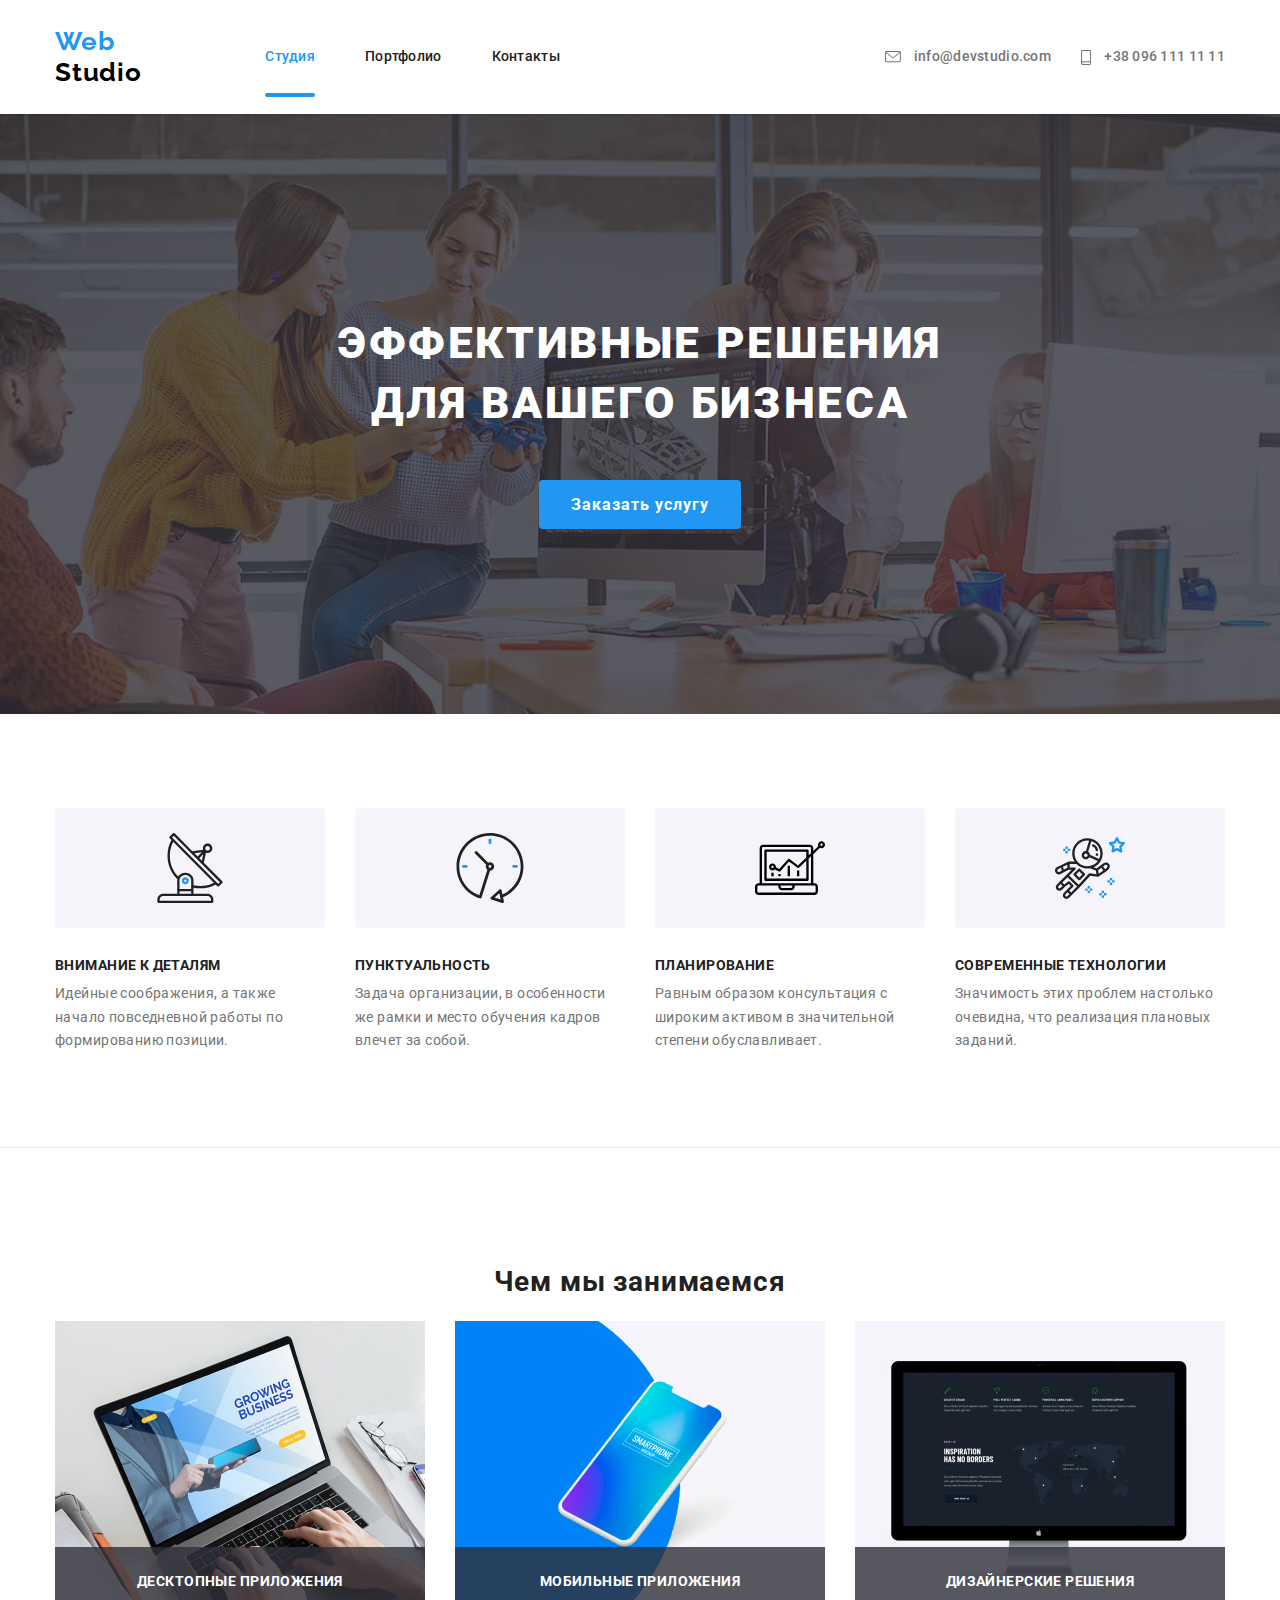
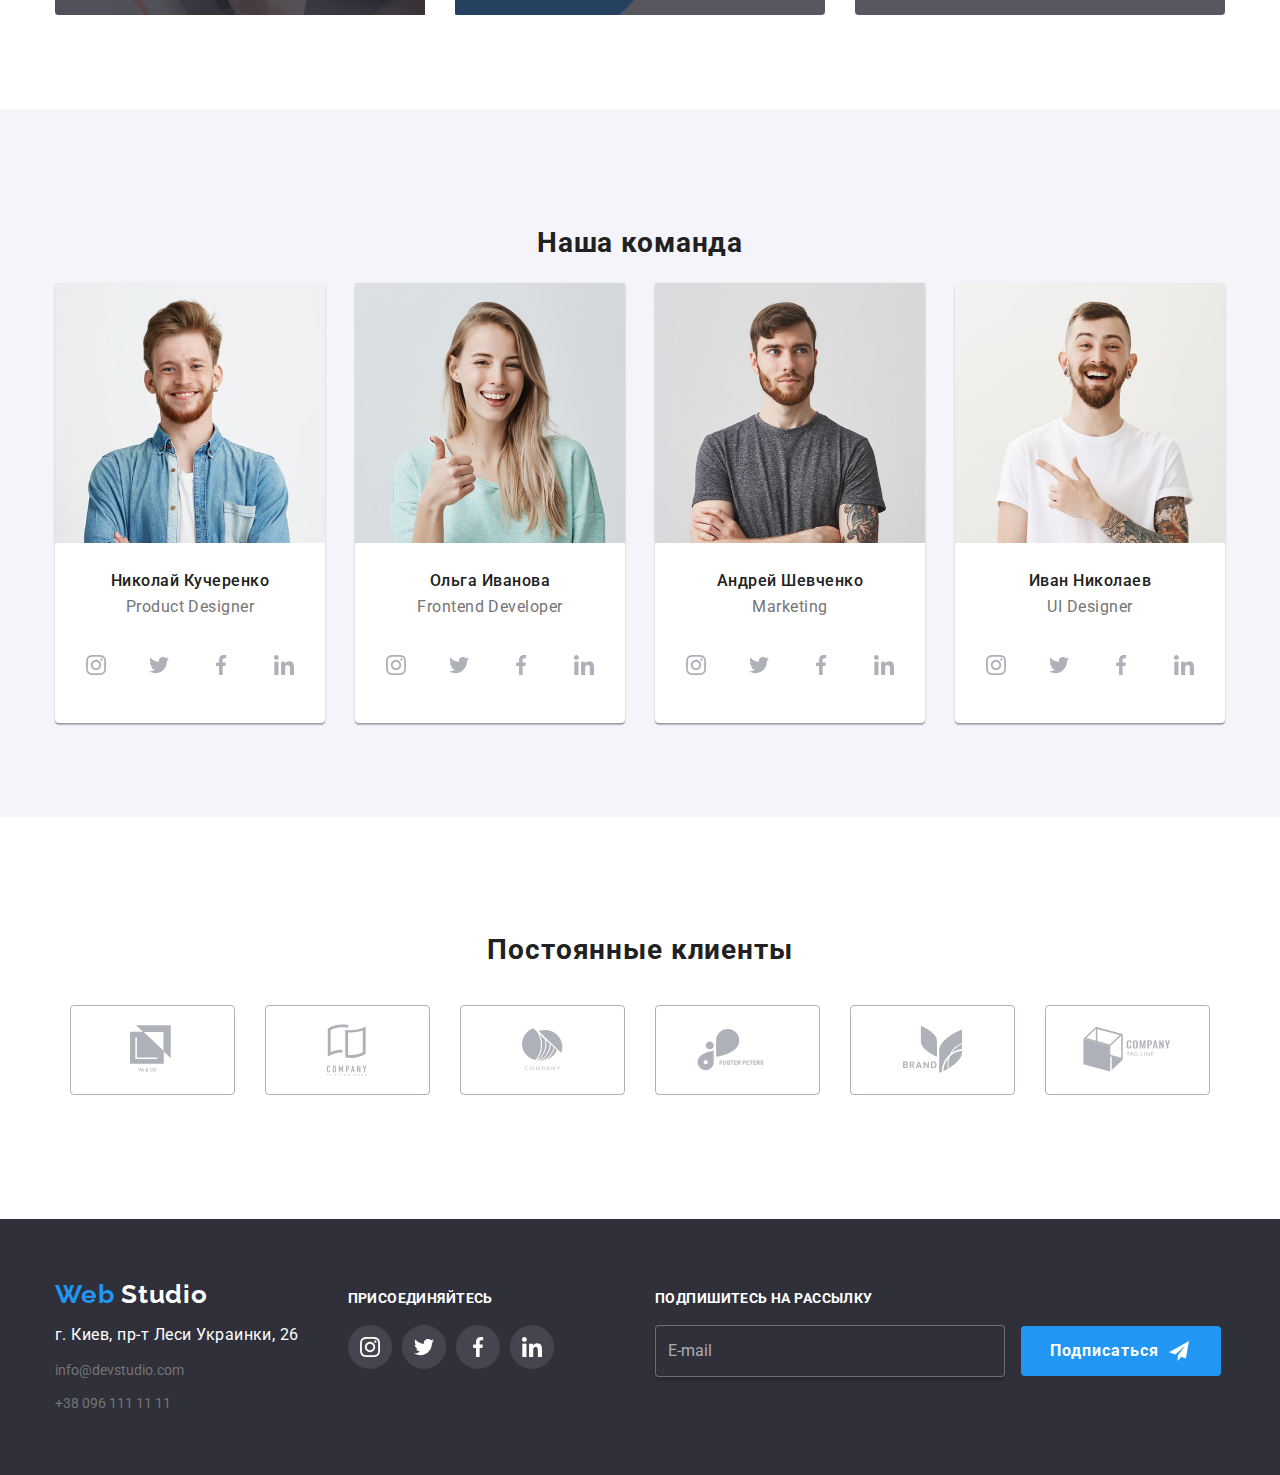
<file: index.html>
<!DOCTYPE html>
<html lang="ru">
  <head>
    <meta charset="UTF-8" />
    <meta name="viewport" content="width=device-width, initial-scale=1.0" />
    <title>Studiya</title>
    <link
      href="https://fonts.googleapis.com/css2?family=Raleway:wght@700&family=Roboto:wght@400;500;700;900&display=swap"
      rel="stylesheet"
    />
    <link
      rel="stylesheet"
      href="https://cdnjs.cloudflare.com/ajax/libs/modern-normalize/0.6.0/modern-normalize.min.css"
    />
    <link rel="stylesheet" href="./css/main.min.css" />
  </head>
  <body>
    <!--Шапка сайта-->
    <header class="page-header main">
      <div class="container header-menu">
        <nav class="main-nav">
          <a href="./index.html" class="logo link">
            <span class="logo-web">Web</span>
            <span class="logo-studio">Studio</span>
          </a>
          <button
            type="button"
            class="menu-button"
            aria-expanded="false"
            aria-controls="menu-container"
            data-menu-button
          >
            <svg
              width="40"
              height="40"
              aria-label="Переключатель мобильного меню"
            >
              <use
                class="icon-cross"
                href="./img/sprite.svg#icon-close_40px"
              ></use>
              <use
                class="icon-menu"
                href="./img/sprite.svg#icon-menu_40px"
              ></use>
            </svg>
          </button>

          <div class="menu-container" id="menu-container" data-menu>
            <ul class="site-nav">
              <li class="studio item">
                <a href="./index.html" class="link current">Студия</a>
              </li>
              <li class="portfolio item">
                <a href="./portfolio.html" class="link">Портфолио</a>
              </li>
              <li class="contact item">
                <a href="" class="link">Контакты </a>
              </li>
            </ul>
            <ul class="cont-nav">
              <li class="item">
                <a href="mailto:info@devstudio.com" class="header-cont link">
                  <svg class="icon" width="16" height="12">
                    <use href="./img/symbol-defs.svg#icon-email"></use>
                  </svg>
                  info@devstudio.com</a
                >
              </li>
              <li class="item">
                <a href="tel:+380961111111" class="header-cont link">
                  <svg class="icon" width="10" height="15">
                    <use href="./img/symbol-defs.svg#icon-phone"></use>
                  </svg>
                  +38 096 111 11 11</a
                >
              </li>
            </ul>
          </div>
        </nav>
      </div>
    </header>
    <main>
      <!-- Герой -->
      <section class="hero overlay">
        <div class="container hero-item">
          <h1 class="hero-title">эффективные решения для вашего бизнеса</h1>
          <button class="button primary" data-open-modal>
            Заказать услугу
          </button>
        </div>
      </section>
      <!--Преимущества-->
      <section class="section advant">
        <div class="container">
          <h2 class="visually-hidden">Преимущества</h2>
          <ul class="advant-list list">
            <li class="advant-element">
              <div class="advant-item">
                <svg class="icon-advant">
                  <use href="./img/symbol-defs.svg#icon-antenna"></use>
                </svg>
              </div>
              <h3 class="advant-title">Внимание к деталям</h3>
              <p class="advant-text">
                Идейные соображения, а также начало повседневной работы по
                формированию позиции.
              </p>
            </li>
            <li class="advant-element">
              <div class="advant-item">
                <svg class="icon-advant">
                  <use href="./img/symbol-defs.svg#icon-clock"></use>
                </svg>
              </div>
              <h3 class="advant-title">Пунктуальность</h3>
              <p class="advant-text">
                Задача организации, в особенности же рамки и место обучения
                кадров влечет за собой.
              </p>
            </li>
            <li class="advant-element">
              <div class="advant-item">
                <svg class="icon-advant">
                  <use href="./img/symbol-defs.svg#icon-diagram"></use>
                </svg>
              </div>
              <h3 class="advant-title">Планирование</h3>
              <p class="advant-text">
                Равным образом консультация с широким активом в значительной
                степени обуславливает.
              </p>
            </li>
            <li class="advant-element">
              <div class="advant-item">
                <svg class="icon-advant">
                  <use href="./img/symbol-defs.svg#icon-astronaut"></use>
                </svg>
              </div>
              <h3 class="advant-title">Современные технологии</h3>
              <p class="advant-text">
                Значимость этих проблем настолько очевидна, что реализация
                плановых заданий.
              </p>
            </li>
          </ul>
        </div>
      </section>
      <!-- Чем мы занимаемся -->
      <section class="section doing">
        <div class="container">
          <h2 class="section-title">Чем мы занимаемся</h2>
          <ul class="doing-list list">
            <li class="doing-element">
              <div>
                <a href="">
                  <img
                    srcset="
                      ./img/studiya/desktop_app320.jpg 1x,
                      ./img/studiya/desktop_app640.jpg 2x
                    "
                    src="./img/studiya/desktop_app320.jpg"
                    alt="Десктопные приложения"
                    width="370"
                    height="294"
                  />
                </a>
                <p class="doing-text">
                  Десктопные приложения
                </p>
              </div>
            </li>
            <li class="doing-element">
              <a href="">
                <img
                  srcset="
                    ./img/studiya/mobil_app320.jpg 1x,
                    ./img/studiya/mobil_app640.jpg 2x
                  "
                  src="./img/studiya/mobil_app320.jpg"
                  alt="Мобильные приложения"
                  width="370"
                  height="294"
                />
              </a>
              <p class="doing-text">
                Мобильные приложения
              </p>
            </li>
            <li class="doing-element">
              <a href="">
                <img
                  srcset="
                    ./img/studiya/designet_app320.jpg 1x,
                    ./img/studiya/designet_app640.jpg 2x
                  "
                  src="./img/studiya/designet_app320.jpg"
                  alt="Дизайнерские решения"
                  width="370"
                  height="294"
                />
              </a>
              <p class="doing-text">
                Дизайнерские решения
              </p>
            </li>
          </ul>
        </div>
      </section>
      <!--Команда-->
      <section class="section team">
        <div class="container Team">
          <h2 class="section-title">Наша команда</h2>
          <ul class="team-list list">
            <li class="team-element">
              <img
                srcset="
                  ./img/studiya/product_designer320.jpg 1x,
                  ./img/studiya/product_designer640.jpg 2x
                "
                src="./img/studiya/product_designer320.jpg"
                alt="На фото Джон Смит"
                width="270"
                height="260"
              />
              <h3 class="team-title">Николай Кучеренко</h3>
              <p class="team-position">
                Product Designer
              </p>
              <ul class="slinks list">
                <li class="link-slink">
                  <a href="" class="slinks-item" aria-label="Инстаграм">
                    <svg class="icon-slink">
                      <use href="./img/symbol-defs.svg#icon-instagram"></use>
                    </svg>
                  </a>
                </li>
                <li class="link-slink">
                  <a href="" class="slinks-item" aria-label="Твитер">
                    <svg class="icon-slink">
                      <use href="./img/symbol-defs.svg#icon-twitter1"></use>
                    </svg>
                  </a>
                </li>
                <li class="link-slink">
                  <a href="" class="slinks-item" aria-label="Фейсбук">
                    <svg class="icon-slink">
                      <use href="./img/symbol-defs.svg#icon-facebook"></use>
                    </svg>
                  </a>
                </li>
                <li class="link-slink">
                  <a href="" class="slinks-item" aria-label="Линкедин">
                    <svg class="icon-slink">
                      <use href="./img/symbol-defs.svg#icon-linkedin"></use>
                    </svg>
                  </a>
                </li>
              </ul>
            </li>
            <li class="team-element">
              <img
                srcset="
                  ./img/studiya/frontend_developer320.jpg 1x,
                  ./img/studiya/frontend_developer640.jpg 2x
                "
                src="./img/studiya/frontend_developer320.jpg"
                alt="На фото Марта Стевант"
                width="270"
                height="260"
              />
              <h3 class="team-title">Ольга Иванова</h3>
              <p class="team-position">
                Frontend Developer
              </p>
              <ul class="slinks list">
                <li class="link-slink">
                  <a href="" class="slinks-item" aria-label="Инстаграм">
                    <svg class="icon-slink">
                      <use href="./img/symbol-defs.svg#icon-instagram"></use>
                    </svg>
                  </a>
                </li>
                <li class="link-slink">
                  <a href="" class="slinks-item" aria-label="Твитер">
                    <svg class="icon-slink">
                      <use href="./img/symbol-defs.svg#icon-twitter1"></use>
                    </svg>
                  </a>
                </li>
                <li class="link-slink">
                  <a href="" class="slinks-item" aria-label="Фейсбук">
                    <svg class="icon-slink">
                      <use href="./img/symbol-defs.svg#icon-facebook"></use>
                    </svg>
                  </a>
                </li>
                <li class="link-slink">
                  <a href="" class="slinks-item" aria-label="Линкедин">
                    <svg class="icon-slink">
                      <use href="./img/symbol-defs.svg#icon-linkedin"></use>
                    </svg>
                  </a>
                </li>
              </ul>
            </li>
            <li class="team-element">
              <img
                srcset="
                  ./img/studiya/marketing320.jpg 1x,
                  ./img/studiya/marketing640.jpg 2x
                "
                src="./img/studiya/marketing320.jpg"
                alt="На фото Роберт Джакис"
                width="270"
                height="260"
              />
              <h3 class="team-title">Андрей Шевченко</h3>
              <p class="team-position">
                Marketing
              </p>
              <ul class="slinks list">
                <li class="link-slink">
                  <a href="" class="slinks-item" aria-label="Инстаграм">
                    <svg class="icon-slink">
                      <use href="./img/symbol-defs.svg#icon-instagram"></use>
                    </svg>
                  </a>
                </li>
                <li class="link-slink">
                  <a href="" class="slinks-item" aria-label="Твитер">
                    <svg class="icon-slink">
                      <use href="./img/symbol-defs.svg#icon-twitter1"></use>
                    </svg>
                  </a>
                </li>
                <li class="link-slink">
                  <a href="" class="slinks-item" aria-label="Фейсбук">
                    <svg class="icon-slink">
                      <use href="./img/symbol-defs.svg#icon-facebook"></use>
                    </svg>
                  </a>
                </li>
                <li class="link-slink">
                  <a href="" class="slinks-item" aria-label="Линкедин">
                    <svg class="icon-slink">
                      <use href="./img/symbol-defs.svg#icon-linkedin"></use>
                    </svg>
                  </a>
                </li>
              </ul>
            </li>
            <li class="team-element">
              <img
                srcset="
                  ./img/studiya/ui_designer320.jpg 1x,
                  ./img/studiya/ui_designer640.jpg 2x
                "
                src="./img/studiya/ui_designer320.jpg"
                alt="На фото Мартин Дое"
                width="270"
                height="260"
              />
              <h3 class="team-title">Иван Николаев</h3>
              <p class="team-position">
                UI Designer
              </p>
              <ul class="slinks list">
                <li class="link-slink">
                  <a href="" class="slinks-item" aria-label="Инстаграм">
                    <svg class="icon-slink">
                      <use href="./img/symbol-defs.svg#icon-instagram"></use>
                    </svg>
                  </a>
                </li>
                <li class="link-slink">
                  <a href="" class="slinks-item" aria-label="Твитер">
                    <svg class="icon-slink">
                      <use href="./img/symbol-defs.svg#icon-twitter1"></use>
                    </svg>
                  </a>
                </li>
                <li class="link-slink">
                  <a href="" class="slinks-item" aria-label="Фейсбук">
                    <svg class="icon-slink">
                      <use href="./img/symbol-defs.svg#icon-facebook"></use>
                    </svg>
                  </a>
                </li>
                <li class="link-slink">
                  <a href="" class="slinks-item" aria-label="Линкедин">
                    <svg class="icon-slink">
                      <use href="./img/symbol-defs.svg#icon-linkedin"></use>
                    </svg>
                  </a>
                </li>
              </ul>
            </li>
          </ul>
        </div>
      </section>

      <!--Клиенты-->
      <section class="section klient">
        <div class="container">
          <h2 class="section-title">Постоянные клиенты</h2>
          <ul class="klient-list list">
            <li class="klient-element">
              <a href="" class="klient-item">
                <svg class="icon-klient" width="45" height="50">
                  <use href="./img/symbol-defs.svg#icon-client1"></use>
                </svg>
              </a>
            </li>
            <li class="klient-element">
              <a href="" class="klient-item">
                <svg class="icon-klient" width="40" height="52">
                  <use href="./img/symbol-defs.svg#icon-client2"></use>
                </svg>
                <!-- <img src="./img/studiya/client2.svg" alt="Клиент2" /> -->
              </a>
            </li>
            <li class="klient-element">
              <a href="" class="klient-item">
                <svg class="icon-klient" width="41" height="43">
                  <use href="./img/symbol-defs.svg#icon-client3"></use>
                </svg>
                <!-- <img src="./img/studiya/client3.svg" alt="Клиент3" /> -->
              </a>
            </li>
            <li class="klient-element">
              <a href="" class="klient-item">
                <svg class="icon-klient" width="80" height="42">
                  <use href="./img/symbol-defs.svg#icon-client4"></use>
                </svg>
                <!-- <img src="./img/studiya/client4.svg" alt="Клиент4" /> -->
              </a>
            </li>
            <li class="klient-element">
              <a href="" class="klient-item">
                <svg class="icon-klient" width="59" height="47">
                  <use href="./img/symbol-defs.svg#icon-client5"></use>
                </svg>
                <!-- <img src="./img/studiya/client5.svg" alt="Клиент5" /> -->
              </a>
            </li>
            <li class="klient-element">
              <a href="" class="klient-item">
                <svg class="icon-klient" width="88" height="45">
                  <use href="./img/symbol-defs.svg#icon-client6"></use>
                </svg>
                <!-- <img src="./img/studiya/client6.svg" alt="Клиент6" /> -->
              </a>
            </li>
          </ul>
        </div>
      </section>
      <!-- Модальное окно и форма "Заказать услугу" -->
      <div class="backdrop is-hidden" data-backdrop>
        <div class="modal">
          <button class="modal-close" data-close-modal>
            <svg class="icon-modal-button">
              <use href="./img/symbol-defs.svg#icon-icon-btn-modal"></use>
            </svg>
          </button>
          <form class="form js-form" id="modal-form">
            <p class="form-text">Оставьте свои данные, мы вам перезвоним</p>
            <div class="form-container">
              <label class="form-field">
                <input
                  type="text"
                  name="name"
                  class="form-input"
                  placeholder=" "
                />
                <span class="label-text">Имя</span>
                <span class="icon-input">
                  <svg class="icon-person">
                    <use href="./img/symbol-defs.svg#icon-person-black"></use>
                  </svg>
                </span>
              </label>

              <label class="form-field">
                <input
                  type="tel"
                  name="tel"
                  class="form-input"
                  placeholder=" "
                />
                <span class="label-text">Телефон</span>
                <span class="icon-input">
                  <svg class="icon-person">
                    <use href="./img/symbol-defs.svg#icon-phone-black"></use>
                  </svg>
                </span>
              </label>

              <label class="form-field">
                <input
                  type="email"
                  name="mail"
                  class="form-input"
                  placeholder=" "
                />
                <span class="label-text">Почта</span>
                <span class="icon-input">
                  <svg class="icon-person">
                    <use href="./img/symbol-defs.svg#icon-email-black"></use>
                  </svg>
                </span>
              </label>

              <label class="form-field">
                <textarea
                  name="comment"
                  placeholder=" "
                  class="form-input comment"
                ></textarea>
                <span class="label-text comment">Комментарий</span>
              </label>
            </div>
            <div class="form-policy">
              <label class="policy-text">
                <input type="checkbox" name="policy" class="policy-checkbox" />
                <span class="icon-checkbox"></span>
                Согласен с рассылкой и принимаю
                <a target="_blank" href="#" class="policy-text policy-link"
                  >Условия договора</a
                >
              </label>
            </div>
            <button type="submit" class="modal-button">Отправить</button>
          </form>
        </div>
      </div>
    </main>
    <script src="./js/menu.js"></script>
    <!--Футер-->
    <footer>
      <div class="container page-footer">
        <div class="div footer-block">
          <div class="footer-address">
            <a href="./index.html" class="logo-footer link">
              <span class="logo-web">Web</span>
              <span class="logo-foot">Studio</span>
            </a>
            <address class="address-container">
              <p class="add">г. Киев, пр-т Леси Украинки, 26</p>
              <a href="mailto:info@devstudio.com" class="add-link link"
                >info@devstudio.com</a
              ><br />
              <a href="tel:+380961111111" class="add-link link"
                >+38 096 111 11 11</a
              >
            </address>
          </div>
          <div class="footer-slikns">
            <p class="slikns-text">присоединяйтесь</p>
            <ul class="slikns-list list">
              <li class="slikns-links">
                <a
                  href=""
                  class="icon-slinks"
                  aria-label="Ссылка на instagram "
                >
                  <svg class="icon-slink">
                    <use href="./img/symbol-defs.svg#icon-instagram"></use>
                  </svg>
                </a>
              </li>
              <li class="slikns-links">
                <a href="" class="icon-slinks" aria-label="Ссылка на twitter ">
                  <svg class="icon-slink">
                    <use href="./img/symbol-defs.svg#icon-twitter1"></use>
                  </svg>
                </a>
              </li>
              <li class="slikns-links">
                <a href="" class="icon-slinks" aria-label="Ссылка на facebook ">
                  <svg class="icon-slink">
                    <use href="./img/symbol-defs.svg#icon-facebook"></use>
                  </svg>
                </a>
              </li>
              <li class="slikns-links">
                <a href="" class="icon-slinks" aria-label="Ссылка на linkedln ">
                  <svg class="icon-slink">
                    <use href="./img/symbol-defs.svg#icon-linkedin"></use>
                  </svg>
                </a>
              </li>
            </ul>
          </div>
        </div>

        <div class="footer-subscription">
          <p class="slikns-text">подпишитесь на рассылку</p>
          <div class="sub-container">
            <form class="footer-form js-form" id="footer-form">
              <input type="email" class="email-input" placeholder="E-mail" />
              <button type="submit" class="button-secondary">
                Подписаться
                <svg class="icon-button" width="24" height="24">
                  <use href="./img/symbol-defs.svg#icon-icon_send"></use>
                </svg>
              </button>
            </form>
          </div>
        </div>
      </div>
      <p class="copyringht container">2020 | Developed by GoIT Students</p>
    </footer>
    <!-- Javascript для модального окна -->
    <script>
      const refs = {
        openModalBtn: document.querySelector('[data-open-modal]'),
        closeModalBtn: document.querySelector('[data-close-modal]'),
        backdrop: document.querySelector('[data-backdrop]'),
      };

      refs.openModalBtn.addEventListener('click', toggleModal);
      refs.closeModalBtn.addEventListener('click', toggleModal);

      refs.backdrop.addEventListener('click', logBackdropClick);

      function toggleModal() {
        refs.backdrop.classList.toggle('is-hidden');
      }

      function logBackdropClick() {
        console.log('Это клик в бекдроп');
      }
    </script>
    <!-- Javascript для модальной формы  -->
    <script>
      (() => {
        document.querySelector('.js-form').addEventListener('submit', e => {
          e.preventDefault();

          new FormData(e.currentTarget).forEach((value, name) =>
            console.log(`${name}: ${value}`),
          );

          e.currentTarget.reset();
        });
      })();
    </script>
  </body>
</html>
</file>
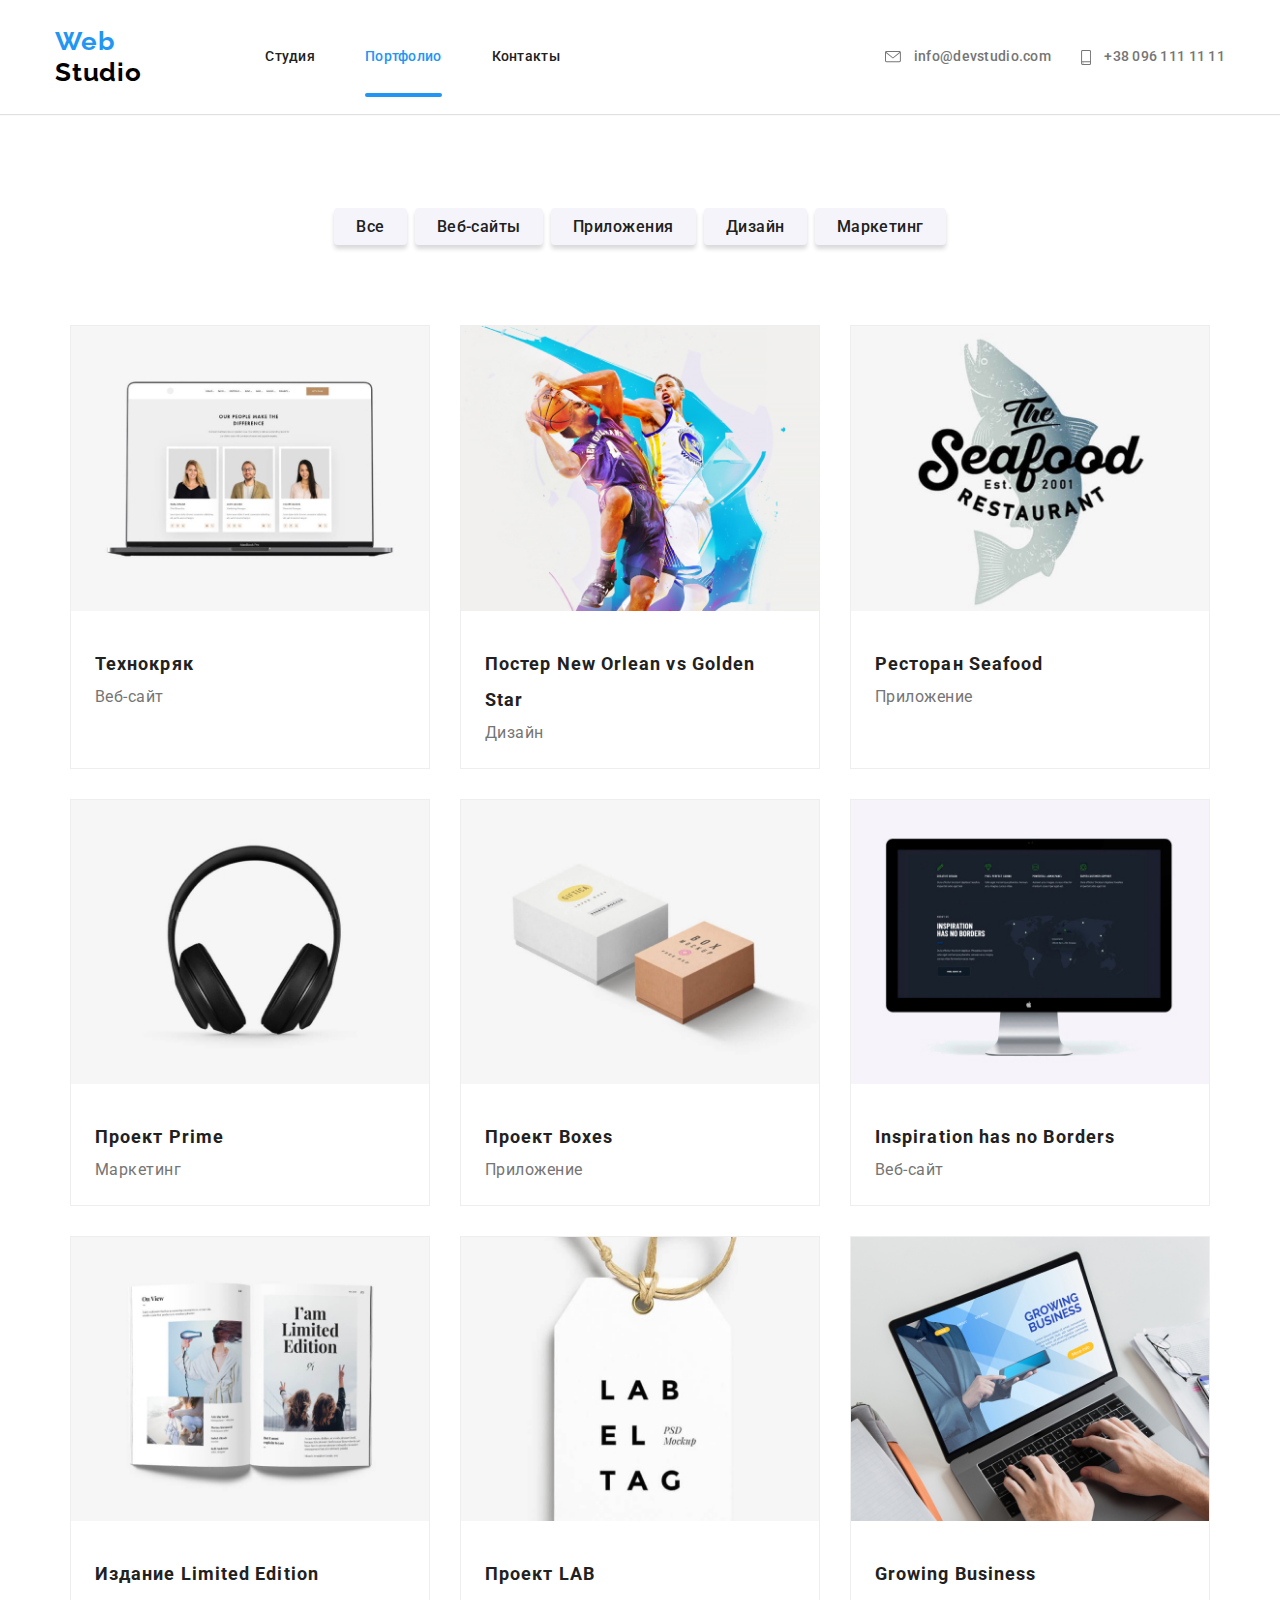
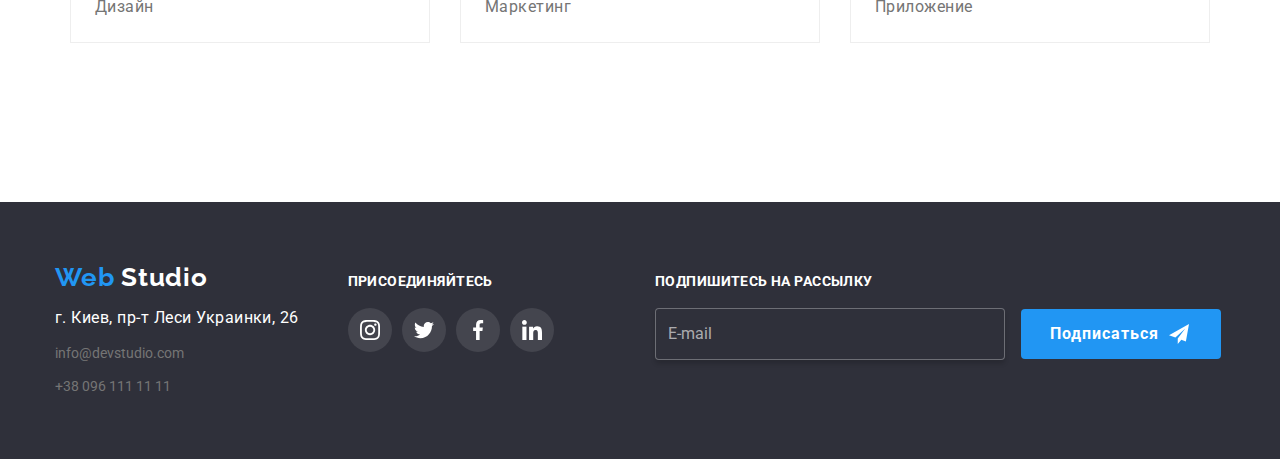
<file: portfolio.html>
<!DOCTYPE html>
<html lang="ru">
  <head>
    <meta charset="UTF-8" />
    <meta name="viewport" content="width=device-width, initial-scale=1.0" />
    <title>Portfolio</title>
    <link
      href="https://fonts.googleapis.com/css2?family=Raleway:wght@700&family=Roboto:wght@400;500;700;900&display=swap"
      rel="stylesheet"
    />
    <link
      rel="stylesheet"
      href="https://cdnjs.cloudflare.com/ajax/libs/modern-normalize/0.6.0/modern-normalize.min.css"
    />
    <link rel="stylesheet" href="./css/main.min.css" />
  </head>
  <body>
    <!--Шапка сайта-->
    <header class="page-header main">
      <div class="container header-menu">
        <nav class="main-nav">
          <a href="./index.html" class="logo link">
            <span class="logo-web">Web</span>
            <span class="logo-studio">Studio</span>
          </a>
          <button
            type="button"
            class="menu-button"
            aria-expanded="false"
            aria-controls="menu-container"
            data-menu-button
          >
            <svg
              width="40"
              height="40"
              aria-label="Переключатель мобильного меню"
            >
              <use
                class="icon-cross"
                href="./img/sprite.svg#icon-close_40px"
              ></use>
              <use
                class="icon-menu"
                href="./img/sprite.svg#icon-menu_40px"
              ></use>
            </svg>
          </button>

          <div class="menu-container" id="menu-container" data-menu>
            <ul class="site-nav">
              <li class="studio item">
                <a href="./index.html" class="link">Студия</a>
              </li>
              <li class="portfolio item">
                <a href="./portfolio.html" class="link current">Портфолио</a>
              </li>
              <li class="contact item">
                <a href="" class="link">Контакты </a>
              </li>
            </ul>
            <ul class="cont-nav">
              <li class="item">
                <a href="mailto:info@devstudio.com" class="header-cont link">
                  <svg class="icon" width="16" height="12">
                    <use href="./img/symbol-defs.svg#icon-email"></use>
                  </svg>
                  info@devstudio.com</a
                >
              </li>
              <li class="item">
                <a href="tel:+380961111111" class="header-cont link">
                  <svg class="icon" width="10" height="15">
                    <use href="./img/symbol-defs.svg#icon-phone"></use>
                  </svg>
                  +38 096 111 11 11</a
                >
              </li>
            </ul>
          </div>
        </nav>
      </div>
    </header>
    <main>
      <section class="section project">
        <div class="container">
          <h1 class="visually-hidden">Наши проекты</h1>
          <ul class="project list">
            <li class="project-item">
              <button type="button" class="button">Все</button>
            </li>
            <li class="project-item">
              <button type="button" class="button">Веб-сайты</button>
            </li>
            <li class="project-item">
              <button type="button" class="button">Приложения</button>
            </li>
            <li class="project-item">
              <button type="button" class="button">Дизайн</button>
            </li>
            <li class="project-item">
              <button type="button" class="button">Маркетинг</button>
            </li>
          </ul>
          <ul class="description list">
            <li class="description-item">
              <a href="" class="link-text">
                <div class="description-element">
                  <img
                    srcset="
                      ./img/portfolio/tehnokryak320.jpg 1x,
                      ./img/portfolio/tehnokryak640.jpg 2x
                    "
                    src="./img/portfolio/tehnokryak320.jpg"
                    alt="Технокряк"
                    width="370"
                    height="294"
                  />
                  <p class="description-text">
                    Технокряк это современная площадка распространения
                    коронавируса.Компании используют эту платформу для цифрового
                    шпионажа и атак на защищённые сервера конкурентов.
                  </p>
                </div>
                <div class="project-title">
                  <h2 class="project-name">Технокряк</h2>
                  <p>
                    Веб-сайт
                  </p>
                </div>
              </a>
            </li>
            <li class="description-item">
              <a href="" class="link-text">
                <div class="description-element">
                  <img
                    srcset="
                      ./img/portfolio/poster_new_golden_starts320.jpg 1x,
                      ./img/portfolio/poster_new_golden_starts640.jpg 2x
                    "
                    src="./img/portfolio/poster_new_golden_starts320.jpg"
                    alt="Два баскетболиста"
                    width="370"
                    height="294"
                  />
                  <p class="description-text">
                    Технокряк это современная площадка распространения
                    коронавируса.Компании используют эту платформу для цифрового
                    шпионажа и атак на защищённые сервера конкурентов.
                  </p>
                </div>
                <div class="project-title">
                  <h2 class="project-name">Постер New Orlean vs Golden Star</h2>
                  <p>Дизайн</p>
                </div>
              </a>
            </li>
            <li class="description-item">
              <a href="" class="link-text">
                <div class="description-element">
                  <img
                    srcset="
                      ./img/portfolio/seafood320.jpg 1x,
                      ./img/portfolio/seafood640.jpg 2x
                    "
                    src="./img/portfolio/seafood320.jpg"
                    alt="Рыба"
                    width="370"
                    height="294"
                  />
                  <p class="description-text">
                    Технокряк это современная площадка распространения
                    коронавируса.Компании используют эту платформу для цифрового
                    шпионажа и атак на защищённые сервера конкурентов.
                  </p>
                </div>
                <div class="project-title">
                  <h2 class="project-name">Ресторан Seafood</h2>
                  <p>Приложение</p>
                </div>
              </a>
            </li>
            <li class="description-item">
              <a href="" class="link-text">
                <div class="description-element">
                  <img
                    srcset="
                      ./img/portfolio/project_prime320.jpg 1x,
                      ./img/portfolio/project_prime640.jpg 2x
                    "
                    src="./img/portfolio/project_prime320.jpg"
                    alt="Наушники"
                    width="370"
                    height="294"
                  />
                  <p class="description-text">
                    Технокряк это современная площадка распространения
                    коронавируса.Компании используют эту платформу для цифрового
                    шпионажа и атак на защищённые сервера конкурентов.
                  </p>
                </div>
                <div class="project-title">
                  <h2 class="project-name">Проект Prime</h2>
                  <p>Маркетинг</p>
                </div>
              </a>
            </li>
            <li class="description-item">
              <a href="" class="link-text">
                <div class="description-element">
                  <img
                    srcset="
                      ./img/portfolio/progect_boxes320.jpg 1x,
                      ./img/portfolio/progect_boxes640.jpg 2x
                    "
                    src="./img/portfolio/progect_boxes320.jpg"
                    alt="Два картонных коробка"
                    width="370"
                    height="294"
                  />
                  <p class="description-text">
                    Технокряк это современная площадка распространения
                    коронавируса.Компании используют эту платформу для цифрового
                    шпионажа и атак на защищённые сервера конкурентов.
                  </p>
                </div>
                <div class="project-title">
                  <h2 class="project-name">Проект Boxes</h2>
                  <p>Приложение</p>
                </div>
              </a>
            </li>
            <li class="description-item">
              <a href="" class="link-text">
                <div class="description-element">
                  <img
                    srcset="
                      ./img/portfolio/inspiration320.jpg 1x,
                      ./img/portfolio/inspiration640.jpg 2x
                    "
                    src="./img/portfolio/inspiration320.jpg"
                    alt="Монитор"
                    width="370"
                    height="294"
                  />
                  <p class="description-text">
                    Технокряк это современная площадка распространения
                    коронавируса.Компании используют эту платформу для цифрового
                    шпионажа и атак на защищённые сервера конкурентов.
                  </p>
                </div>
                <div class="project-title">
                  <h2 class="project-name">Inspiration has no Borders</h2>
                  <p>
                    Веб-сайт
                  </p>
                </div>
              </a>
            </li>
            <li class="description-item">
              <a href="" class="link-text">
                <div class="description-element">
                  <img
                    srcset="
                      ./img/portfolio/limited_edition320.jpg 1x,
                      ./img/portfolio/limited_edition640.jpg 2x
                    "
                    src="./img/portfolio/limited_edition320.jpg"
                    alt="Книга"
                    width="370"
                    height="294"
                  />
                  <p class="description-text">
                    Технокряк это современная площадка распространения
                    коронавируса.Компании используют эту платформу для цифрового
                    шпионажа и атак на защищённые сервера конкурентов.
                  </p>
                </div>
                <div class="project-title">
                  <h2 class="project-name">Издание Limited Edition</h2>
                  <p>
                    Дизайн
                  </p>
                </div>
              </a>
            </li>
            <li class="description-item">
              <a href="" class="link-text">
                <div class="description-element">
                  <img
                    srcset="
                      ./img/portfolio/project_lab320.jpg 1x,
                      ./img/portfolio/project_lab640.jpg 2x
                    "
                    src="./img/portfolio/project_lab320.jpg"
                    alt="Проект лаб"
                    width="370"
                    height="294"
                  />
                  <p class="description-text">
                    Технокряк это современная площадка распространения
                    коронавируса.Компании используют эту платформу для цифрового
                    шпионажа и атак на защищённые сервера конкурентов.
                  </p>
                </div>
                <div class="project-title">
                  <h2 class="project-name">Проект LAB</h2>
                  <p>
                    Маркетинг
                  </p>
                </div>
              </a>
            </li>
            <li class="description-item">
              <a href="" class="link-text">
                <div class="description-element">
                  <img
                    srcset="
                      ./img/portfolio/growing_business320.jpg 1x,
                      ./img/portfolio/growing_business640.jpg 2x
                    "
                    src="./img/portfolio/growing_business320.jpg"
                    alt="Ноутбук"
                    width="370"
                    height="294"
                  />
                  <p class="description-text">
                    Технокряк это современная площадка распространения
                    коронавируса.Компании используют эту платформу для цифрового
                    шпионажа и атак на защищённые сервера конкурентов.
                  </p>
                </div>
                <div class="project-title">
                  <h2 class="project-name">Growing Business</h2>
                  <p>
                    Приложение
                  </p>
                </div>
              </a>
            </li>
          </ul>
        </div>
      </section>
    </main>
    <script src="./js/menu.js"></script>
    <footer>
      <div class="container page-footer">
        <div class="div footer-block">
          <div class="footer-address">
            <a href="./index.html" class="logo-footer link">
              <span class="logo-web">Web</span>
              <span class="logo-foot">Studio</span>
            </a>
            <address class="address-container">
              <p class="add">г. Киев, пр-т Леси Украинки, 26</p>
              <a href="mailto:info@devstudio.com" class="add-link link"
                >info@devstudio.com</a
              ><br />
              <a href="tel:+380961111111" class="add-link link"
                >+38 096 111 11 11</a
              >
            </address>
          </div>
          <div class="footer-slikns">
            <p class="slikns-text">присоединяйтесь</p>
            <ul class="slikns-list list">
              <li class="slikns-links">
                <a
                  href=""
                  class="icon-slinks"
                  aria-label="Ссылка на instagram "
                >
                  <svg class="icon-slink">
                    <use href="./img/symbol-defs.svg#icon-instagram"></use>
                  </svg>
                </a>
              </li>
              <li class="slikns-links">
                <a href="" class="icon-slinks" aria-label="Ссылка на twitter ">
                  <svg class="icon-slink">
                    <use href="./img/symbol-defs.svg#icon-twitter1"></use>
                  </svg>
                </a>
              </li>
              <li class="slikns-links">
                <a href="" class="icon-slinks" aria-label="Ссылка на facebook ">
                  <svg class="icon-slink">
                    <use href="./img/symbol-defs.svg#icon-facebook"></use>
                  </svg>
                </a>
              </li>
              <li class="slikns-links">
                <a href="" class="icon-slinks" aria-label="Ссылка на linkedln ">
                  <svg class="icon-slink">
                    <use href="./img/symbol-defs.svg#icon-linkedin"></use>
                  </svg>
                </a>
              </li>
            </ul>
          </div>
        </div>

        <div class="footer-subscription">
          <p class="slikns-text">подпишитесь на рассылку</p>
          <div class="sub-container">
            <form class="footer-form js-form" id="footer-form">
              <input type="email" class="email-input" placeholder="E-mail" />
              <button type="submit" class="button-secondary">
                Подписаться
                <svg class="icon-button" width="24" height="24">
                  <use href="./img/symbol-defs.svg#icon-icon_send"></use>
                </svg>
              </button>
            </form>
          </div>
        </div>
      </div>
      <p class="copyringht container">2020 | Developed by GoIT Students</p>
    </footer>
  </body>
</html>
</file>
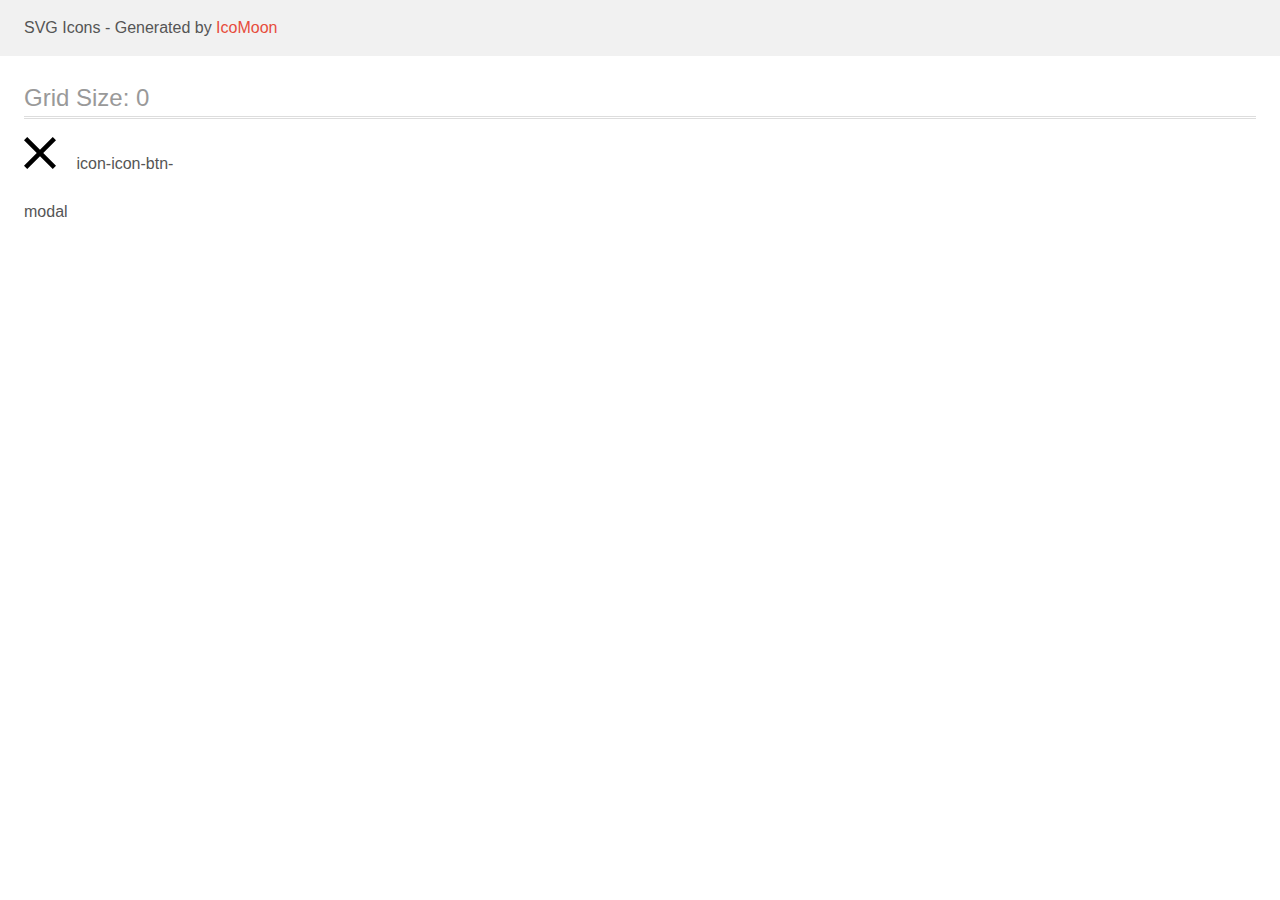
<file: img/icomoon (1)/demo.html>
<!doctype html>
<html>
<head>
    <title>IcoMoon - SVG Icons</title>
    <meta charset="utf-8">
    <meta name="viewport" content="width=device-width, initial-scale=1">
    <link rel="stylesheet" href="demo-files/demo.css">
    <link rel="stylesheet" href="style.css">
</head>
<body>
<svg aria-hidden="true" style="position: absolute; width: 0; height: 0; overflow: hidden;" version="1.1" xmlns="http://www.w3.org/2000/svg" xmlns:xlink="http://www.w3.org/1999/xlink">
<defs>
<symbol id="icon-icon-btn-modal" viewBox="0 0 32 32">
<path d="M32 3.223l-3.223-3.223-12.777 12.777-12.777-12.777-3.223 3.223 12.777 12.777-12.777 12.777 3.223 3.223 12.777-12.777 12.777 12.777 3.223-3.223-12.777-12.777 12.777-12.777z"></path>
</symbol>
</defs>
</svg>

<header class="bgc1 clearfix">
<div class="mhl">
    <p>SVG Icons - Generated by <a href="https://icomoon.io/app">IcoMoon</a></p>
</div>
</header>
    <div class="clearfix mhl ptl">
        <h1 class="mvm mtn fgc1">Grid Size: 0</h1>
        <div class="glyph fs1">
            <div class="clearfix pbs">
                <svg class="icon icon-icon-btn-modal"><use xlink:href="#icon-icon-btn-modal"></use></svg><span class="name"> icon-icon-btn-modal</span>
            </div>
        </div>
  </div>
<script defer src="svgxuse.js"></script>
</body>
</html>
</file>
<file: img/icomoon (1)/demo-files/demo.css>
body {
  padding: 0;
  margin: 0;
  font-family: sans-serif;
  font-size: 1em;
  line-height: 1.5;
  color: #555;
  background: #fff;
}
h1 {
  font-size: 1.5em;
  font-weight: normal;
  box-shadow: 0 1px #ddd, 0 2px #fff, 0 3px #ddd;
}
small {
  font-size: .66666667em;
}
a {
  color: #e74c3c;
  text-decoration: none;
}
a:hover, a:focus {
  box-shadow: 0 1px #e74c3c;
}
.bshadow0, input {
  box-shadow: inset 0 -2px #e7e7e7;
}
input:hover {
  box-shadow: inset 0 -2px #ccc;
}
input, fieldset {
  font-size: 1em;
  margin: 0;
  padding: 0;
  border: 0;
}
input {
  color: inherit;
  line-height: 1.5;
  height: 1.5em;
  padding: .25em 0;
}
input:focus {
  outline: none;
  box-shadow: inset 0 -2px #449fdb;
}
.glyph {
  font-size: 16px;
  margin-right: 1.5em;
  float: left;
  width: 6em;
}
svg {
  color: #000;
}
.liga {
  width: 80%;
  width: calc(100% - 2.5em);
}
.talign-right {
  text-align: right;
}
.talign-center {
  text-align: center;
}
.bgc1 {
  background: #f1f1f1;
}
.fgc0 {
  color: #000;
}
.fgc1 {
  color: #999;
}
p {
  margin-top: 1em;
  margin-bottom: 1em;
}
.mvm {
  margin-top: .75em;
  margin-bottom: .75em;
}
.mtn {
  margin-top: 0;
}
.mtl, .mal {
  margin-top: 1.5em;
}
.mbl, .mal {
  margin-bottom: 1.5em;
}
.mal, .mhl {
  margin-left: 1.5em;
  margin-right: 1.5em;
}
.mhmm {
  margin-left: 1em;
  margin-right: 1em;
}
.ptl {
  padding-top: 1.5em;
}
.pbs, .pvs {
  padding-bottom: .25em;
}
.pvs, .pts {
  padding-top: .25em;
}
.unit {
  float: left;
}
.unitRight {
  float: right;
}
.size1of2 {
  width: 50%;
}
.size1of1 {
  width: 100%;
}
.clearfix:before, .clearfix:after {
  content: " ";
  display: table;
}
.clearfix:after {
  clear: both;
}
.hidden-true {
  display: none;
}
.textbox0 {
  width: 3em;
  background: #f1f1f1;
  padding: .25em .5em;
  line-height: 1.5;
  height: 1.5em;
}
.fs0 {
  font-size: 16px;
}
.fs1 {
  font-size: 32px;
}
.name {
  font-size: 0.5em;
  margin-left: 1em;
}
</file>
<file: img/icomoon (1)/style.css>
.icon {
  display: inline-block;
  width: 1em;
  height: 1em;
  stroke-width: 0;
  stroke: currentColor;
  fill: currentColor;
}

/* ==========================================
Single-colored icons can be modified like so:
.icon-name {
  font-size: 32px;
  color: red;
}
========================================== */
</file>
<file: css/main.min.css>
/*! modern-normalize v0.6.0 | MIT License | https://github.com/sindresorhus/modern-normalize */*,*::before,*::after{-webkit-box-sizing:border-box;box-sizing:border-box}:root{-moz-tab-size:4;-o-tab-size:4;tab-size:4}html{line-height:1.15;-webkit-text-size-adjust:100%}body{margin:0}body{font-family:system-ui,-apple-system,"Segoe UI",Roboto,Helvetica,Arial,sans-serif,"Apple Color Emoji","Segoe UI Emoji"}hr{height:0}abbr[title]{-webkit-text-decoration:underline dotted;text-decoration:underline dotted}b,strong{font-weight:bolder}code,kbd,samp,pre{font-family:SFMono-Regular, Consolas, 'Liberation Mono', Menlo, monospace;font-size:1em}small{font-size:80%}sub,sup{font-size:75%;line-height:0;position:relative;vertical-align:baseline}sub{bottom:-0.25em}sup{top:-0.5em}button,input,optgroup,select,textarea{font-family:inherit;font-size:100%;line-height:1.15;margin:0}button,select{text-transform:none}button,[type='button'],[type='reset'],[type='submit']{-webkit-appearance:button}button::-moz-focus-inner,[type='button']::-moz-focus-inner,[type='reset']::-moz-focus-inner,[type='submit']::-moz-focus-inner{border-style:none;padding:0}button:-moz-focusring,[type='button']:-moz-focusring,[type='reset']:-moz-focusring,[type='submit']:-moz-focusring{outline:1px dotted ButtonText}fieldset{padding:0.35em 0.75em 0.625em}legend{padding:0}progress{vertical-align:baseline}[type='number']::-webkit-inner-spin-button,[type='number']::-webkit-outer-spin-button{height:auto}[type='search']{-webkit-appearance:textfield;outline-offset:-2px}[type='search']::-webkit-search-decoration{-webkit-appearance:none}::-webkit-file-upload-button{-webkit-appearance:button;font:inherit}summary{display:list-item}.visually-hidden{position:absolute;width:1px;height:1px;margin:-1px;border:0;padding:0;clip:rect(0 0 0 0);overflow:hidden}.logo,.logo-footer{font-family:Raleway,sans-serif;font-weight:700;line-height:1.16;font-size:24px;letter-spacing:0.03em;text-decoration:none}.button-secondary,.button.primary{display:-webkit-inline-box;display:-ms-inline-flexbox;display:inline-flex;-webkit-box-align:center;-ms-flex-align:center;align-items:center}.slikns-list .icon-slinks,.advant,.advant-item,.slinks .slinks-item,.klient-item{display:-webkit-box;display:-ms-flexbox;display:flex;-webkit-box-align:center;-ms-flex-align:center;align-items:center}.hero-item,.hero-title,.overlay,.modal-button{margin-left:auto;margin-right:auto}body{font-family:Roboto,sans-serif;background-color:#fff;color:#757575}body .modal-open{overflow:hidden}.list{list-style:none;margin:0;padding:0}.link{text-decoration:none;color:#757575}.container{margin-left:auto;margin-right:auto;padding-left:15px;padding-right:15px}@media screen and (min-width: 480px){.container{width:480px}}@media screen and (min-width: 768px){.container{width:768px}}@media screen and (min-width: 1200px){.container{width:1200px}}img{display:block;max-width:100%;height:auto}p{margin:0}.section{padding-top:60px;padding-bottom:60px}@media screen and (min-width: 1200px){.section{padding-top:94px;padding-bottom:94px}}.section-title{font-weight:700;font-size:28px;line-height:1.17;text-align:center;letter-spacing:0.03em;color:#212121}.page-header{position:relative;border-bottom:1px solid #ececec}.page-header.main{border-bottom:none;-webkit-box-shadow:0px 1px 1px rgba(0,0,0,0.12);box-shadow:0px 1px 1px rgba(0,0,0,0.12)}.main-nav{display:-webkit-box;display:-ms-flexbox;display:flex;-webkit-box-align:center;-ms-flex-align:center;align-items:center}@media screen and (max-width: 767px){.main-nav{-webkit-box-pack:justify;-ms-flex-pack:justify;justify-content:space-between}}.menu-button{display:-webkit-inline-box;display:-ms-inline-flexbox;display:inline-flex;margin:0;border:none;background-color:transparent;-webkit-transition:all 250ms cubic-bezier(0.4, 0, 0.2, 1);transition:all 250ms cubic-bezier(0.4, 0, 0.2, 1)}.menu-button:hover{fill:#2196f3}@media screen and (min-width: 768px){.menu-button{display:none}}.menu-button .icon-cross{display:none}.menu-button.is-open .icon-cross{display:block}.menu-button.is-open .icon-menu{display:none}.menu-container{z-index:1;-webkit-transition:all 250ms cubic-bezier(0.4, 0, 0.2, 1);transition:all 250ms cubic-bezier(0.4, 0, 0.2, 1);width:100%}@media screen and (max-width: 767px){.menu-container{display:none;position:absolute;top:100%;left:0;width:100%;background-color:#fff;-webkit-box-shadow:0px 1px 3px rgba(0,0,0,0.16),0px 2px 4px rgba(0,0,0,0.08),0px 4px 8px rgba(0,0,0,0.04);box-shadow:0px 1px 3px rgba(0,0,0,0.16),0px 2px 4px rgba(0,0,0,0.08),0px 4px 8px rgba(0,0,0,0.04);padding:60px 0;text-align:center}.menu-container.is-open{display:block}}@media screen and (min-width: 768px){.menu-container{display:-webkit-box;display:-ms-flexbox;display:flex;-webkit-box-pack:justify;-ms-flex-pack:justify;justify-content:space-between;-webkit-box-flex:1;-ms-flex-positive:1;flex-grow:1;margin-left:81px}}@media screen and (min-width: 1200px){.menu-container{margin-left:85px}}.site-nav{list-style:none;margin:0;padding:0}@media screen and (max-width: 767px){.site-nav{margin-bottom:60px}.site-nav .item:not(:last-child){margin-bottom:40px}}@media screen and (min-width: 768px){.site-nav{padding:0;display:-webkit-box;display:-ms-flexbox;display:flex}.site-nav .item:not(:last-child){margin-right:50px}}.site-nav .link{position:relative;display:inline-block;color:#212121;font-size:18px;font-weight:500;line-height:1.16;letter-spacing:0.02em;-webkit-transition:all 250ms cubic-bezier(0.4, 0, 0.2, 1);transition:all 250ms cubic-bezier(0.4, 0, 0.2, 1)}@media screen and (min-width: 768px){.site-nav .link{display:block;font-size:14px;line-height:1.14;padding-top:32px;padding-bottom:32px}}.site-nav .link:hover,.site-nav .link:focus{color:#2196f3}.site-nav .link.current::after{content:'';position:absolute;width:100%;height:4px;left:0;bottom:0;background-color:#2196f3;border-radius:2px}.site-nav .current{color:#2196f3}@media screen and (max-width: 767px){.site-nav .current{padding-bottom:8px}}.cont-nav{margin:0;padding:0;list-style:none}@media screen and (max-width: 767px){.cont-nav .item:not(:last-child){margin-bottom:16px}}@media screen and (min-width: 768px) and (max-width: 1199px){.cont-nav{padding-right:15px}.cont-nav .item:not(:last-child){margin-bottom:10px}}@media screen and (min-width: 1200px){.cont-nav{display:-webkit-box;display:-ms-flexbox;display:flex;margin-left:auto}.cont-nav .item:not(:last-child){margin-right:30px}}.cont-nav .link{display:block;-webkit-transition:all 250ms cubic-bezier(0.4, 0, 0.2, 1);transition:all 250ms cubic-bezier(0.4, 0, 0.2, 1)}@media screen and (min-width: 768px){.cont-nav{padding-top:21px;padding-bottom:21px}}@media screen and (min-width: 1200px){.cont-nav{padding-top:32px;padding-bottom:32px}}.header-cont{color:#757575;font-weight:500;font-size:18px;line-height:1.16;letter-spacing:0.02em}@media screen and (min-width: 768px){.header-cont{font-size:12px;line-height:1.16}}@media screen and (min-width: 1200px){.header-cont{font-size:14px;line-height:1.14}}.header-cont .icon{fill:#757575;margin-right:8px;-webkit-box-pack:center;-ms-flex-pack:center;justify-content:center;-webkit-box-align:center;-ms-flex-align:center;align-items:center;vertical-align:middle;-webkit-transition:all 250ms cubic-bezier(0.4, 0, 0.2, 1);transition:all 250ms cubic-bezier(0.4, 0, 0.2, 1)}@media screen and (min-width: 1200px){.header-cont .icon{margin-right:10px}}.header-cont:hover,.header-cont:focus{color:#2196f3}.header-cont:hover .icon,.header-cont:focus .icon{fill:#2196f3}.logo{padding-top:16px;padding-bottom:16px}.logo-web{color:#2196f3}.logo-studio{color:#000}@media screen and (min-width: 768px){.logo{padding-top:26px;padding-bottom:26px}}@media screen and (min-width: 1200px){.logo{line-height:1.19;font-size:26px;letter-spacing:0.03em}}footer{background-color:#2f303a;color:#fff;padding-top:60px;padding-bottom:60px}@media screen and (min-width: 1200px){.page-footer{display:-webkit-box;display:-ms-flexbox;display:flex;-webkit-box-pack:justify;-ms-flex-pack:justify;justify-content:space-between;-webkit-box-align:baseline;-ms-flex-align:baseline;align-items:baseline}}.address-container{font-size:14px;line-height:1.7;font-style:normal}.logo-foot{color:#fff}.logo-footer{display:block;margin-bottom:10px}@media screen and (min-width: 1200px){.logo-footer{line-height:1.19;font-size:26px}}.add{margin-top:0;margin-bottom:9px}.add-link{display:inline-block;-webkit-transition:color 250ms cubic-bezier(0.4, 0, 0.2, 1);transition:color 250ms cubic-bezier(0.4, 0, 0.2, 1)}.add-link:not(:last-child){margin-bottom:9px}.add-link:hover,.add-link:focus{color:#2196f3}.email-input{margin-bottom:20px;color:#fff;font-size:16px;line-height:1.87;display:inline-block;width:100%;padding:10px 58px 10px 12px;border-radius:4px;border-style:solid;border:1px solid rgba(255,255,255,0.3);-webkit-box-shadow:0px 4px 4px rgba(0,0,0,0.15);box-shadow:0px 4px 4px rgba(0,0,0,0.15);background-color:#2f303a;-o-border-image:initial;border-image:initial}.email-input::-webkit-input-placeholder{color:rgba(255,255,255,0.6)}.email-input:-ms-input-placeholder{color:rgba(255,255,255,0.6)}.email-input::-ms-input-placeholder{color:rgba(255,255,255,0.6)}.email-input::placeholder{color:rgba(255,255,255,0.6)}@media screen and (min-width: 768px){.email-input{width:450px}}@media screen and (min-width: 1200px){.email-input{margin-right:12px;width:350px;margin-bottom:0}}.copyringht{display:none}.footer-address{text-align:center}@media screen and (min-width: 768px){.footer-address{width:calc((100% - 30px) / 2)}}@media screen and (min-width: 1200px){.footer-address{margin-right:30px;margin-bottom:0;text-align:left}}@media screen and (min-width: 768px){.footer-block{display:-webkit-box;display:-ms-flexbox;display:flex;-webkit-box-align:baseline;-ms-flex-align:baseline;align-items:baseline}}@media screen and (min-width: 1200px){.footer-block{width:calc(100% / 2)}}.footer-slikns{font-weight:700;font-size:14px;line-height:1.14;text-transform:uppercase}@media screen and (min-width: 768px){.footer-slikns{width:calc((100% - 30px) / 2)}}@media screen and (min-width: 1200px){.footer-slikns{margin-right:30px;margin-bottom:0}}.slikns-list{-webkit-box-pack:center;-ms-flex-pack:center;justify-content:center;display:-webkit-box;display:-ms-flexbox;display:flex}.slikns-list .icon-slinks{-webkit-box-pack:center;-ms-flex-pack:center;justify-content:center;width:44px;height:44px;border-radius:50%;background-color:rgba(255,255,255,0.1);-webkit-transition:all 250ms cubic-bezier(0.4, 0, 0.2, 1);transition:all 250ms cubic-bezier(0.4, 0, 0.2, 1);fill:#fff;transition:all 250ms cubic-bezier(0.4, 0, 0.2, 1)}.slikns-list .icon-slinks:hover,.slikns-list .icon-slinks:focus{background-color:#2196f3;-webkit-transform:scale(1.3);transform:scale(1.3)}@media screen and (min-width: 1200px){.slikns-list{-webkit-box-pack:start;-ms-flex-pack:start;justify-content:flex-start}}.slikns-links:not(:last-child){margin-right:10px}.icon-slink{width:20px;height:20px}.slikns-text{margin-top:60px;margin-bottom:20px;font-weight:700;font-size:14px;line-height:1;letter-spacing:.03em;text-transform:uppercase;text-align:center}@media screen and (min-width: 1200px){.slikns-text{text-align:left;margin-top:0}}.button-secondary{border:none;font-weight:700;font-size:16px;line-height:1.87;letter-spacing:.06em;color:#fff;background-color:#2196f3;text-decoration:none;border-radius:4px;padding:10px 29px;min-width:200px;-webkit-transition:all 250ms cubic-bezier(0.4, 0, 0.2, 1);transition:all 250ms cubic-bezier(0.4, 0, 0.2, 1)}.button-secondary .icon-button{fill:#fff;-webkit-transition:fill 250ms cubic-bezier(0.4, 0, 0.2, 1);transition:fill 250ms cubic-bezier(0.4, 0, 0.2, 1)}.button-secondary:hover,.button-secondary:focus{background-color:#fff;color:#2196f3;fill:#2196f3}.button-secondary:hover .icon-button{fill:#2196f3}.icon-button{width:20px;height:20px;margin-left:10px}.footer-form{-webkit-box-align:center;-ms-flex-align:center;align-items:center}@media screen and (min-width: 767px){.footer-form{display:-webkit-box;display:-ms-flexbox;display:flex;-webkit-box-orient:vertical;-webkit-box-direction:normal;-ms-flex-direction:column;flex-direction:column;-webkit-box-align:center;-ms-flex-align:center;align-items:center}}@media screen and (min-width: 1200px){.footer-form{display:block}}.footer-subscription{text-align:center}@media screen and (min-width: 1200px){.footer-subscription{text-align:start;width:calc((100% - 30px) / 2)}}.hero{margin-left:auto;margin-right:auto;text-align:center;padding-top:118px;padding-bottom:118px}@media screen and (min-width: 768px){.hero{max-width:1200px}}@media screen and (min-width: 1200px){.hero{max-width:1600px;padding-top:200px;padding-bottom:200px}}.hero-item{text-align:center}.hero-title{margin-top:0;margin-bottom:46px;max-width:360px;text-transform:uppercase;color:#fff;font-weight:900;font-size:26px;line-height:1.61}@media screen and (min-width: 1200px){.hero-title{max-width:646px;font-weight:900;font-size:44px;line-height:1.36;letter-spacing:.06em}}.overlay{max-width:1600px;height:400px;background-image:-webkit-gradient(linear, left top, right top, from(rgba(47,48,58,0.8)), to(rgba(47,48,58,0.8))),url("../img/studiya/header_mobil.jpg");background-image:linear-gradient(to right, rgba(47,48,58,0.8), rgba(47,48,58,0.8)),url("../img/studiya/header_mobil.jpg");background-position:center;background-repeat:no-repeat;background-size:cover}@media (-webkit-min-device-pixel-ratio: 2), (min-resolution: 2dppx){.overlay{background-image:-webkit-gradient(linear, left top, right top, from(rgba(47,48,58,0.8)), to(rgba(47,48,58,0.8))),url("../img/studiya/header_mobil2x.jpg");background-image:linear-gradient(to right, rgba(47,48,58,0.8), rgba(47,48,58,0.8)),url("../img/studiya/header_mobil2x.jpg")}}@media screen and (min-width: 576px){.overlay{background-image:-webkit-gradient(linear, left top, right top, from(rgba(47,48,58,0.8)), to(rgba(47,48,58,0.8))),url("../img/studiya/header_tabletka.jpg");background-image:linear-gradient(to right, rgba(47,48,58,0.8), rgba(47,48,58,0.8)),url("../img/studiya/header_tabletka.jpg")}}@media screen and (min-width: 576px) and (-webkit-min-device-pixel-ratio: 2), screen and (min-width: 576px) and (min-resolution: 2dppx){.overlay{background-image:-webkit-gradient(linear, left top, right top, from(rgba(47,48,58,0.8)), to(rgba(47,48,58,0.8))),url("../img/studiya/header_tabletka2x.jpg");background-image:linear-gradient(to right, rgba(47,48,58,0.8), rgba(47,48,58,0.8)),url("../img/studiya/header_tabletka2x.jpg")}}@media screen and (min-width: 960px){.overlay{background-image:-webkit-gradient(linear, left top, right top, from(rgba(47,48,58,0.8)), to(rgba(47,48,58,0.8))),url("../img/studiya/header_desktop.jpg");background-image:linear-gradient(to right, rgba(47,48,58,0.8), rgba(47,48,58,0.8)),url("../img/studiya/header_desktop.jpg")}}@media screen and (min-width: 960px) and (-webkit-min-device-pixel-ratio: 2), screen and (min-width: 960px) and (min-resolution: 2dppx){.overlay{background-image:-webkit-gradient(linear, left top, right top, from(rgba(47,48,58,0.8)), to(rgba(47,48,58,0.8))),url("../img/studiya/header_desktop2x.jpg");background-image:linear-gradient(to right, rgba(47,48,58,0.8), rgba(47,48,58,0.8)),url("../img/studiya/header_desktop2x.jpg")}}@media screen and (min-width: 1200px){.overlay{height:600px}}.button.primary{border:none;font-weight:700;font-size:16px;line-height:1.87;letter-spacing:.06em;color:#fff;background-color:#2196f3;text-decoration:none;border-radius:4px;padding:10px 32px;min-width:200px;-webkit-transition:all 250ms cubic-bezier(0.4, 0, 0.2, 1);transition:all 250ms cubic-bezier(0.4, 0, 0.2, 1)}.button.primary:hover{background-color:#fff;color:#2196f3}.advant{border-bottom:1px solid #ececec}.advant-element:not(:last-child){margin-bottom:30px}@media screen and (min-width: 768px){.advant-element{width:calc((100% - 30px) / 2);margin-right:30px}.advant-element:nth-child(2n){margin-right:0}.advant-element:nth-last-child(-n+2){margin-bottom:0}}@media screen and (min-width: 1200px){.advant-element{width:calc((100% - 30px * 3) / 4)}.advant-element:not(:last-child){margin-right:30px;margin-bottom:0}}.advant-item{background-color:#f5f4fa;height:120px;border-radius:4px;-webkit-box-pack:center;-ms-flex-pack:center;justify-content:center}.advant-text{margin-top:0;margin-bottom:0;font-weight:400;font-size:14px;line-height:1.7;letter-spacing:.03em}.icon-advant{width:70px;height:70px}.advant-title{margin-top:30px;margin-bottom:10px;font-weight:700;font-size:14px;line-height:1;letter-spacing:.03em;text-transform:uppercase;color:#212121}@media screen and (max-width: 767px){.advant-title{text-align:center}}@media screen and (max-width: 768px){.list.advant-list{display:-webkit-box;display:-ms-flexbox;display:flex}}.doing{display:none}@media screen and (min-width: 1200px){.doing{display:block}.doing-text{position:absolute;bottom:0;left:0;width:100%;margin-top:0;margin-bottom:0;padding:27px;font-weight:700;font-size:14px;line-height:1;letter-spacing:.03em;text-align:center;text-transform:uppercase;background:rgba(47,48,58,0.8);border-radius:0px 0px 4px 4px;color:#fff}.doing-element{position:relative;width:calc((100% - 30px * 2) / 3);border-radius:0px 0px 4px 4px}.doing-element:not(:last-child){margin-right:30px}.list .doing-element{position:relative;width:calc((100% - 30px * 2) / 3);border-radius:0px 0px 4px 4px}}.team{background-color:#f5f4fa}.team-position{margin-top:0;margin-bottom:28px;font-weight:400;font-size:16px;line-height:1;letter-spacing:.03em;-webkit-columns:#757575;columns:#757575}.team-title{margin-top:30px;margin-bottom:10px;font-weight:500;font-size:16px;line-height:1;letter-spacing:.03em;color:#212121}.list.slinks{-webkit-box-pack:space-evenly;-ms-flex-pack:space-evenly;justify-content:space-evenly;padding-bottom:36px}.team-element{background-color:#fff;width:100%;text-align:center;-webkit-box-shadow:0px 2px 1px rgba(0,0,0,0.2),0px 1px 1px rgba(0,0,0,0.14),0px 1px 3px rgba(0,0,0,0.12);box-shadow:0px 2px 1px rgba(0,0,0,0.2),0px 1px 1px rgba(0,0,0,0.14),0px 1px 3px rgba(0,0,0,0.12);border-radius:4px}.team-element:not(:last-child){margin-bottom:30px}@media screen and (min-width: 768px){.team-element{width:calc((100% - 30px) / 2);margin-right:30px}.team-element:nth-child(2n){margin-right:0}.team-element:nth-last-child(-n+2){margin-bottom:0}}@media screen and (min-width: 1200px){.team-element{width:calc((100% - 30px * 3) / 4)}.team-element:not(:last-child){margin-right:30px;margin-bottom:0}}img{width:100%}.slinks .slinks-item{-webkit-box-pack:center;-ms-flex-pack:center;justify-content:center;width:44px;height:44px;background-color:#fff;border-radius:50%;-webkit-transition:all 250ms cubic-bezier(0.4, 0, 0.2, 1);transition:all 250ms cubic-bezier(0.4, 0, 0.2, 1)}.slinks .slinks-item:hover,.slinks .slinks-item:focus{background-color:#2196f3;-webkit-transform:scale(1.1);transform:scale(1.1)}.slinks .icon-slink{fill:#afb1b8;-webkit-transition:fill 250ms cubic-bezier(0.4, 0, 0.2, 1);transition:fill 250ms cubic-bezier(0.4, 0, 0.2, 1)}.slinks .slinks-item:hover .icon-slink{fill:#fff;-webkit-transform:scale(1.1);transform:scale(1.1)}.klient-item{-webkit-box-pack:center;-ms-flex-pack:center;justify-content:center;height:90px;border:1px solid #afb1b8;border-radius:4px;-webkit-transition:border-color 250ms cubic-bezier(0.4, 0, 0.2, 1);transition:border-color 250ms cubic-bezier(0.4, 0, 0.2, 1);-webkit-transform:250ms cubic-bezier(0.4, 0, 0.2, 1);transform:250ms cubic-bezier(0.4, 0, 0.2, 1)}.klient-item:hover{border-color:#2196f3;-webkit-transform:scale(1.1);transform:scale(1.1)}.klient-element{width:calc((100% - 30px * 2) / 2);margin:15px}.klient-element:not(:last-child){margin-bottom:30px}@media screen and (min-width: 768px){.klient-element{width:calc((100% - 30px * 3) / 3)}}@media screen and (min-width: 1200px){.klient-element{width:calc((100% - 30px * 6) / 6)}}.klient-list .icon-klient{fill:#afb1b8;-webkit-transition:fill 250ms cubic-bezier(0.4, 0, 0.2, 1);transition:fill 250ms cubic-bezier(0.4, 0, 0.2, 1);-webkit-transform:250ms cubic-bezier(0.4, 0, 0.2, 1);transform:250ms cubic-bezier(0.4, 0, 0.2, 1)}.klient-element:hover .klient-item{border-color:#2196f3;-webkit-transform:scale(1.1);transform:scale(1.1)}.klient-item:hover .icon-klient{fill:#2196f3;-webkit-transform:scale(1.1);transform:scale(1.1)}.backdrop{position:fixed;top:0;right:0;z-index:1;width:100%;height:100%;background-color:rgba(0,0,0,0.2);-webkit-transition:all 250ms cubic-bezier(0.4, 0, 0.2, 1);transition:all 250ms cubic-bezier(0.4, 0, 0.2, 1);overflow-y:scroll;padding:93px 15px}.backdrop.is-hidden{opacity:0;pointer-events:none;-webkit-transform:scale(2);transform:scale(2)}.modal{background-color:#fff;-webkit-box-shadow:0px 2px 1px rgba(0,0,0,0.2),0px 1px 1px rgba(0,0,0,0.14),0px 1px 3px rgba(0,0,0,0.12);box-shadow:0px 2px 1px rgba(0,0,0,0.2),0px 1px 1px rgba(0,0,0,0.14),0px 1px 3px rgba(0,0,0,0.12);border-radius:4px;-webkit-transition:-webkit-transform 250ms cubic-bezier(0.4, 0, 0.2, 1);transition:-webkit-transform 250ms cubic-bezier(0.4, 0, 0.2, 1);transition:transform 250ms cubic-bezier(0.4, 0, 0.2, 1);transition:transform 250ms cubic-bezier(0.4, 0, 0.2, 1), -webkit-transform 250ms cubic-bezier(0.4, 0, 0.2, 1)}@media screen and (min-width: 560px){.modal{max-width:450px;width:100%;position:absolute;top:50%;left:50%;-webkit-transform:translate(-50%, -50%);transform:translate(-50%, -50%)}}@media screen and (min-width: 1200px){.modal{max-width:528px}}.modal>.modal-close{position:absolute;top:0;right:0;width:30px;height:30px;border-radius:50%;border-color:transparent;-webkit-transform:translate(10px, -10px);transform:translate(10px, -10px);background-color:#fff;-webkit-box-shadow:0px 2px 1px rgba(0,0,0,0.2),0px 1px 1px rgba(0,0,0,0.14),0px 1px 3px rgba(0,0,0,0.12);box-shadow:0px 2px 1px rgba(0,0,0,0.2),0px 1px 1px rgba(0,0,0,0.14),0px 1px 3px rgba(0,0,0,0.12);cursor:pointer;-webkit-transition:-webkit-transform 250ms cubic-bezier(0.4, 0, 0.2, 1);transition:-webkit-transform 250ms cubic-bezier(0.4, 0, 0.2, 1);transition:transform 250ms cubic-bezier(0.4, 0, 0.2, 1);transition:transform 250ms cubic-bezier(0.4, 0, 0.2, 1), -webkit-transform 250ms cubic-bezier(0.4, 0, 0.2, 1)}@media screen and (max-width: 559px){.modal>.modal-close{top:93px;right:15px}}.modal>.modal-close:hover,.modal>.modal-close:focus{background-color:#2196f3}.form{padding:40px}.form-text{font-weight:700;font-size:20px;line-height:1.15;letter-spacing:.03em;text-align:center;color:#212121;margin-bottom:30px}.icon-modal-button{width:11px;height:11px;fill:#000}.label-text{position:absolute;top:12px;left:42px;color:#757575;-webkit-transition:-webkit-transform 250ms cubic-bezier(0.4, 0, 0.2, 1);transition:-webkit-transform 250ms cubic-bezier(0.4, 0, 0.2, 1);transition:transform 250ms cubic-bezier(0.4, 0, 0.2, 1);transition:transform 250ms cubic-bezier(0.4, 0, 0.2, 1), -webkit-transform 250ms cubic-bezier(0.4, 0, 0.2, 1);-webkit-transition:color 250ms cubic-bezier(0.4, 0, 0.2, 1);transition:color 250ms cubic-bezier(0.4, 0, 0.2, 1);font-size:14px;line-height:1.14;letter-spacing:0.01em}.form-field{position:relative;display:-webkit-box;display:-ms-flexbox;display:flex;-webkit-box-orient:vertical;-webkit-box-direction:normal;-ms-flex-direction:column;flex-direction:column}.form-field:not(:last-child){margin-bottom:28px}.form-policy{margin-bottom:30px}.form-policy input{margin-right:8px;vertical-align:middle}.form-input{max-width:448px;padding:12px 16px 12px 42px;border:1px solid rgba(33,33,33,0.2);-webkit-box-sizing:border-box;box-sizing:border-box;border-radius:4px;font-size:14px;outline-color:#2196f3;-webkit-transition:border-color 250ms cubic-bezier(0.4, 0, 0.2, 1);transition:border-color 250ms cubic-bezier(0.4, 0, 0.2, 1)}.form-input:hover,.form-input:focus,.form-input:not(:placeholder-shown){border-color:#2196f3;-webkit-transition:border-color 250ms cubic-bezier(0.4, 0, 0.2, 1);transition:border-color 250ms cubic-bezier(0.4, 0, 0.2, 1)}.form-input:hover+.label-text,.form-input:focus+.label-text,.form-input:not(:placeholder-shown)+.label-text{color:#2196f3;-webkit-transform:translate(-26px, -32px) scale(0.86);transform:translate(-26px, -32px) scale(0.86);-webkit-transition:-webkit-transform 250ms cubic-bezier(0.4, 0, 0.2, 1);transition:-webkit-transform 250ms cubic-bezier(0.4, 0, 0.2, 1);transition:transform 250ms cubic-bezier(0.4, 0, 0.2, 1);transition:transform 250ms cubic-bezier(0.4, 0, 0.2, 1), -webkit-transform 250ms cubic-bezier(0.4, 0, 0.2, 1);-webkit-transition:all 250ms cubic-bezier(0.4, 0, 0.2, 1);transition:all 250ms cubic-bezier(0.4, 0, 0.2, 1)}.form-input:hover ~ .icon-input,.form-input:focus ~ .icon-input,.form-input:not(:placeholder-shown) ~ .icon-input{fill:#2196f3;-webkit-transition:fill 250ms cubic-bezier(0.4, 0, 0.2, 1);transition:fill 250ms cubic-bezier(0.4, 0, 0.2, 1)}.form-input:hover+.comment,.form-input:focus+.comment,.form-input:not(:placeholder-shown)+.comment{color:#2196f3;-webkit-transform:translateY(-32px) scale(0.86);transform:translateY(-32px) scale(0.86);-webkit-transition:all 250ms cubic-bezier(0.4, 0, 0.2, 1);transition:all 250ms cubic-bezier(0.4, 0, 0.2, 1)}.comment{left:16px}.form-field textarea{height:120px;margin-bottom:20px;padding:12px 16px;resize:none}.icon-person{width:18px;height:18px;vertical-align:middle}.icon-input{position:absolute;top:10px;left:16px;pointer-events:none;-webkit-transition:fill 250ms cubic-bezier(0.4, 0, 0.2, 1);transition:fill 250ms cubic-bezier(0.4, 0, 0.2, 1)}.policy-link{color:#2196f3}.policy-text{display:inline-block;font-size:12px;line-height:1.16}@media screen and (min-width: 1200px){.policy-text{font-size:14px;line-height:1.7}}.policy-checkbox{position:absolute;width:1px;height:1px;margin:-1px;border:0;padding:0;clip:rect(0 0 0 0);overflow:hidden}.policy-checkbox:checked+.icon-checkbox{background-color:#2196f3;background-image:url(../img/icon_check.svg);background-size:contain;background-origin:border-box;border-color:transparent;-webkit-transform:scale(1.3);transform:scale(1.3);-webkit-transition:-webkit-transform 250ms cubic-bezier(0.4, 0, 0.2, 1);transition:-webkit-transform 250ms cubic-bezier(0.4, 0, 0.2, 1);transition:transform 250ms cubic-bezier(0.4, 0, 0.2, 1);transition:transform 250ms cubic-bezier(0.4, 0, 0.2, 1), -webkit-transform 250ms cubic-bezier(0.4, 0, 0.2, 1)}.icon-checkbox{display:inline-block;width:15px;height:15px;margin-right:5px;border:2px solid #212121;border-radius:2px;vertical-align:middle}.modal-button{width:200px;height:50px;display:block;padding:10px 56px;background-color:#2196f3;-webkit-box-shadow:0px 4px 4px rgba(0,0,0,0.15);box-shadow:0px 4px 4px rgba(0,0,0,0.15);color:#fff;-webkit-box-sizing:border-box;box-sizing:border-box;border-radius:4px;border-color:transparent;-webkit-transition:background-color 250ms cubic-bezier(0.4, 0, 0.2, 1);transition:background-color 250ms cubic-bezier(0.4, 0, 0.2, 1);-webkit-transition:color 250ms cubic-bezier(0.4, 0, 0.2, 1);transition:color 250ms cubic-bezier(0.4, 0, 0.2, 1);cursor:pointer}.modal-button:hover,.modal-button:focus{background-color:#f5f4fa;color:#2196f3;-webkit-transition:background-color 250ms cubic-bezier(0.4, 0, 0.2, 1);transition:background-color 250ms cubic-bezier(0.4, 0, 0.2, 1);-webkit-transition:color 250ms cubic-bezier(0.4, 0, 0.2, 1);transition:color 250ms cubic-bezier(0.4, 0, 0.2, 1)}h1{margin-top:0;margin-bottom:0px}p{font-weight:400;font-size:16px;line-height:1.87;letter-spacing:.03em}.project{text-align:center;margin-bottom:40px}.project-item:not(:last-child){margin-right:8px}.project-item{margin-bottom:15px}@media screen and (min-width: 768px){.project{margin-bottom:30px;-webkit-box-pack:center;-ms-flex-pack:center;justify-content:center}}@media screen and (min-width: 1200px){.project{margin-bottom:50px;-webkit-box-pack:center;-ms-flex-pack:center;justify-content:center}}.project-title{text-align:left;padding:20px 24px}.project .button{padding:6px 22px 6px 22px;border:none;-webkit-box-shadow:0px 4px 4px rgba(0,0,0,0.15);box-shadow:0px 4px 4px rgba(0,0,0,0.15)}.project-name{margin-bottom:0px;font-weight:700;font-size:18px;line-height:2;letter-spacing:.06em;color:#212121}.button{font-weight:500;font-size:16px;line-height:1.6;letter-spacing:.03em;text-align:center;color:#212121;background:#f5f4fa;border-radius:4px;-webkit-transition:all 250ms cubic-bezier(0.4, 0, 0.2, 1);transition:all 250ms cubic-bezier(0.4, 0, 0.2, 1)}.button:hover,.button:focus{color:#fff;background-color:#2196f3;-webkit-transform:scale(1.1);transform:scale(1.1)}.list{list-style:none;display:-webkit-box;display:-ms-flexbox;display:flex;-ms-flex-wrap:wrap;flex-wrap:wrap}.description-element{position:relative;overflow:hidden}.description-text{position:absolute;opacity:0;top:0;right:0;width:100%;height:100%;padding:63px 24px;font-size:18px;line-height:1.55;text-align:initial;background-color:rgba(33,150,243,0.9);color:#fff;-webkit-transform:translateY(100%);transform:translateY(100%);-webkit-transition:all 250ms cubic-bezier(0.4, 0, 0.2, 1);transition:all 250ms cubic-bezier(0.4, 0, 0.2, 1)}.description .description-item{border:1px solid #eeeeee;width:100%}@media screen and (max-width: 767px){.description .description-item{margin-bottom:30px}}@media screen and (min-width: 768px){.description .description-item{width:calc((100% - 30px * 2) / 2);margin:15px}}@media screen and (min-width: 1200px){.description .description-item{width:calc((100% - 30px * 3) / 3)}}.description .description-item:hover{-webkit-box-shadow:1px 4px 6px rgba(0,0,0,0.16),0px 4px 4px rgba(0,0,0,0.06),0px 1px 1px rgba(0,0,0,0.12);box-shadow:1px 4px 6px rgba(0,0,0,0.16),0px 4px 4px rgba(0,0,0,0.06),0px 1px 1px rgba(0,0,0,0.12)}.description-item:hover .description-text{opacity:1;-webkit-transform:translateY(0);transform:translateY(0)}.link-text{font-size:18px;line-height:1.5;letter-spacing:0.03em;text-decoration:none;color:var(--primary-text-color)}
/*# sourceMappingURL=main.min.css.map */
</file>
